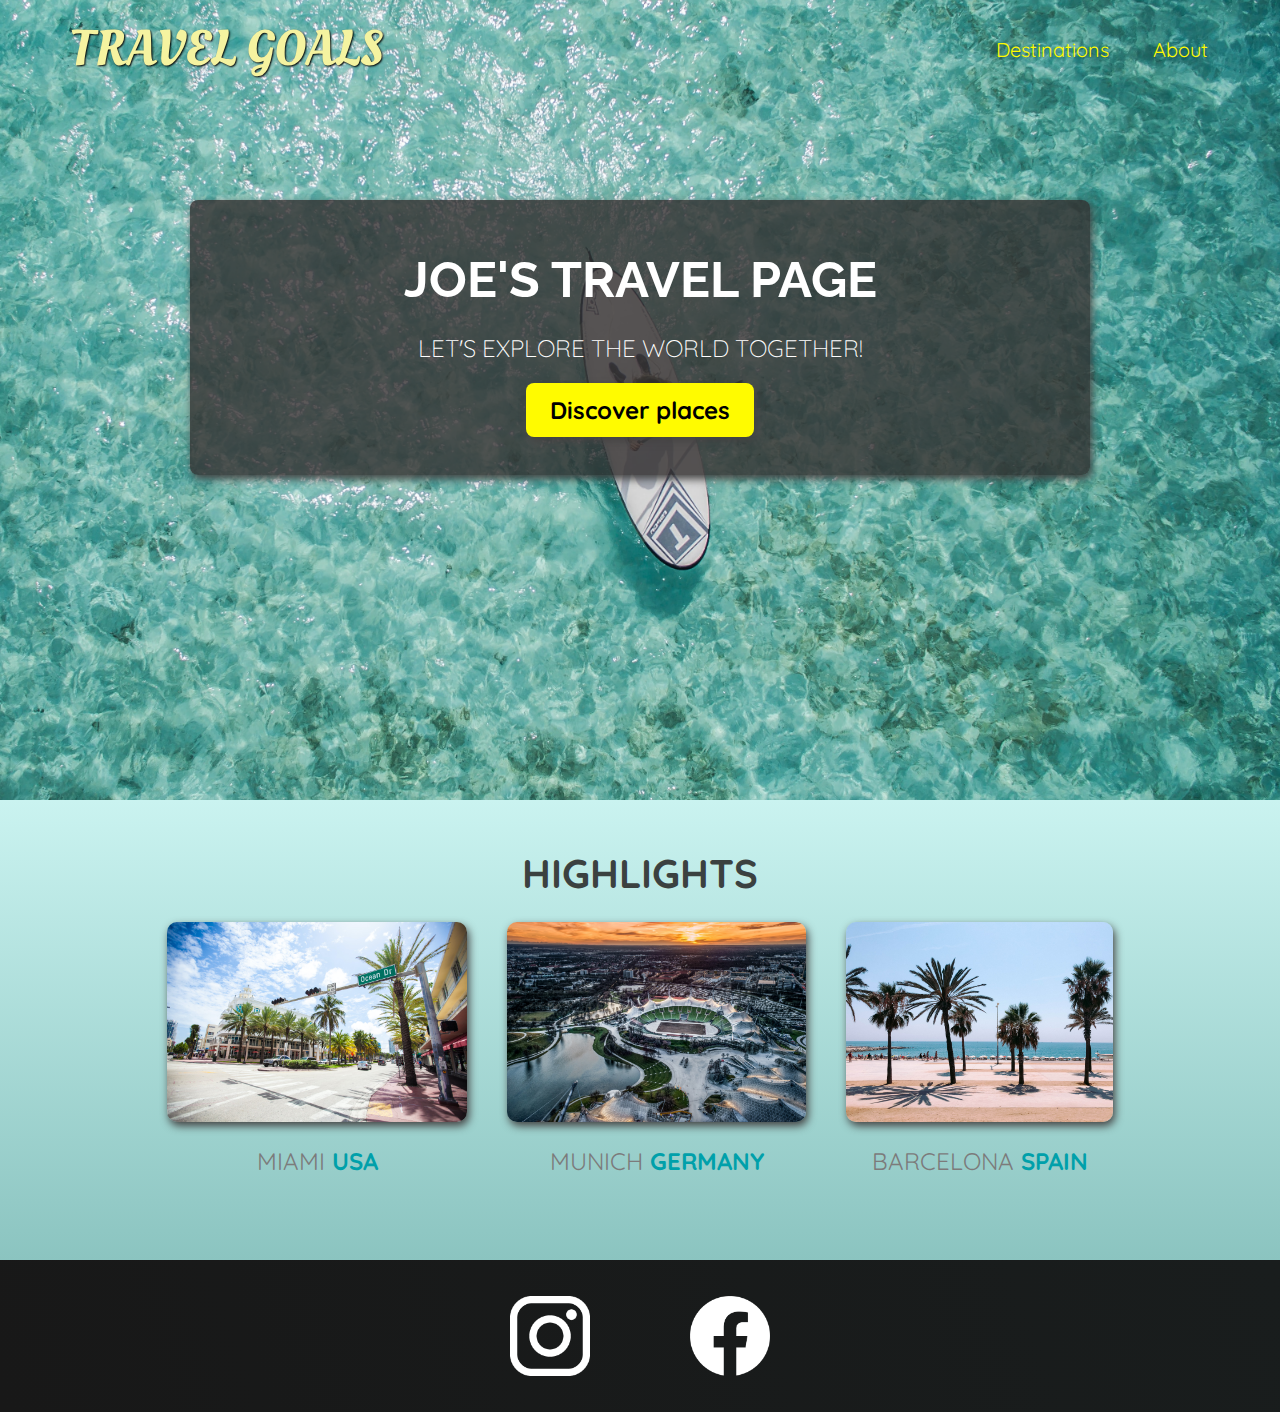
<file: index.html>
<!DOCTYPE html>
<html lang="en">
  <head>
    <meta charset="UTF-8" />
    <link
      href="https://fonts.googleapis.com/css2?family=Raleway:wght@700&family=Oleo+Script:wght@700&family=Quicksand:wght@300;500&display=swap"
      rel="stylesheet"
    />
    <link rel="stylesheet" href="shared.css" />
    <link rel="stylesheet" href="styles.css" />
    <title>Travel Goals</title>
  </head>
  <body>
    <header>
      <div id="page-logo">
        <a href="index.html">Travel Goals</a>
      </div>
      <nav>
        <ul>
          <li><a href="places.html">Destinations</a></li>
          <li><a href="about.html">About</a></li>
        </ul>
      </nav>
    </header>
    <main>
      <section id="hero">
        <div id="hero-content">
          <h1>Joe's Travel Page</h1>
          <p>Let's explore the world together!</p>
          <a href="places.html">Discover places</a>
        </div>
      </section>
      <section id="highlights">
        <h2>Highlights</h2>
        <ul id="destinations">
          <li class="destination">
            <img
              src="images/places/miami.jpg"
              alt="Miami streets on sunny day"
            />
            <p>Miami <strong>USA</strong></p>
          </li>
          <li class="destination">
            <img
              src="images/places/munich.jpg"
              alt="Munich stadium in winter"
            />
            <p>Munich <strong>Germany</strong></p>
          </li>
          <li class="destination">
            <img
              src="images/places/barcelona.jpg"
              alt="Palm beach in Barcelona"
            />
            <p>Barcelona <strong>Spain</strong></p>
          </li>
        </ul>
      </section>
    </main>
    <footer>
      <ul>
        <li>
          <a href="https://www.instagram.com"><img src="images/icons/insta.png" alt="insta-logo"></a>
        </li>
        <li>
          <a href="https://www.facebook.com"><img src="images/icons/facebook.png" alt="fb-logo"></a>
        </li>
      </ul>
    </footer>
  </body>
</html>
</file>
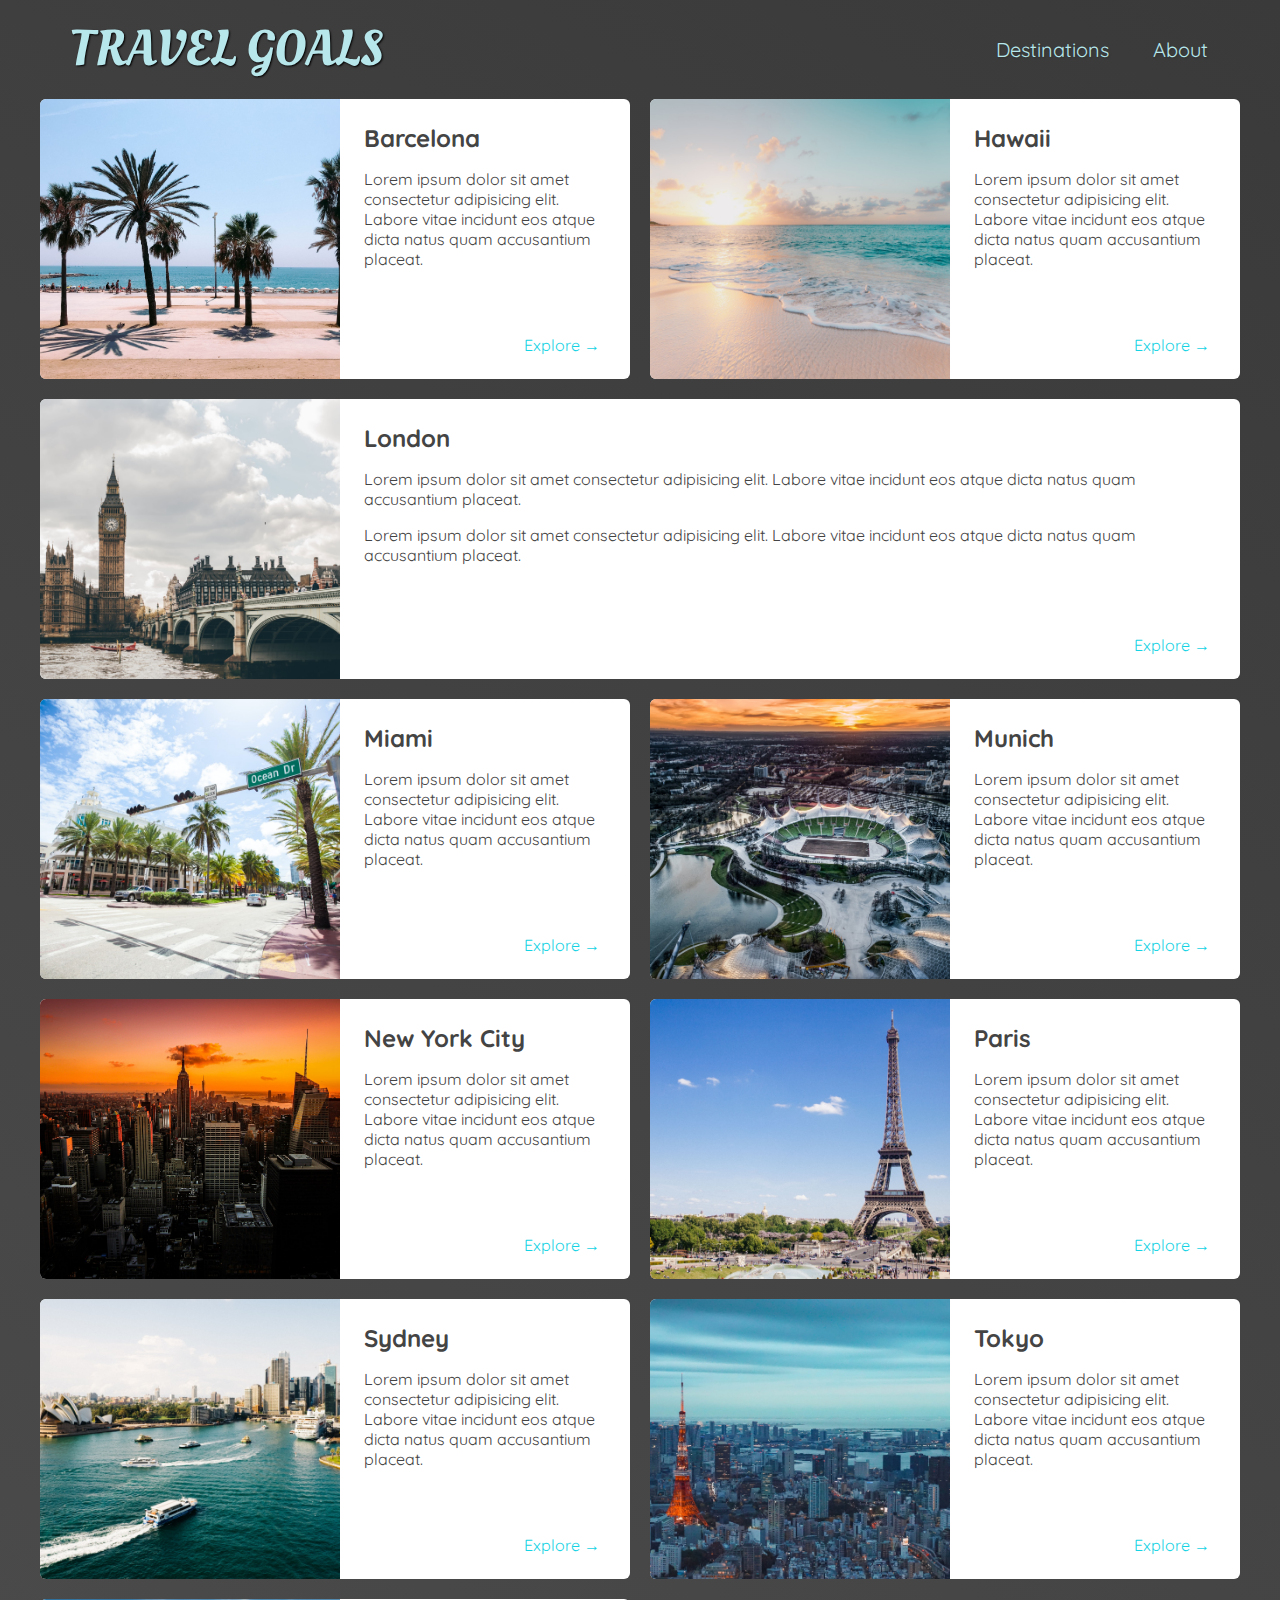
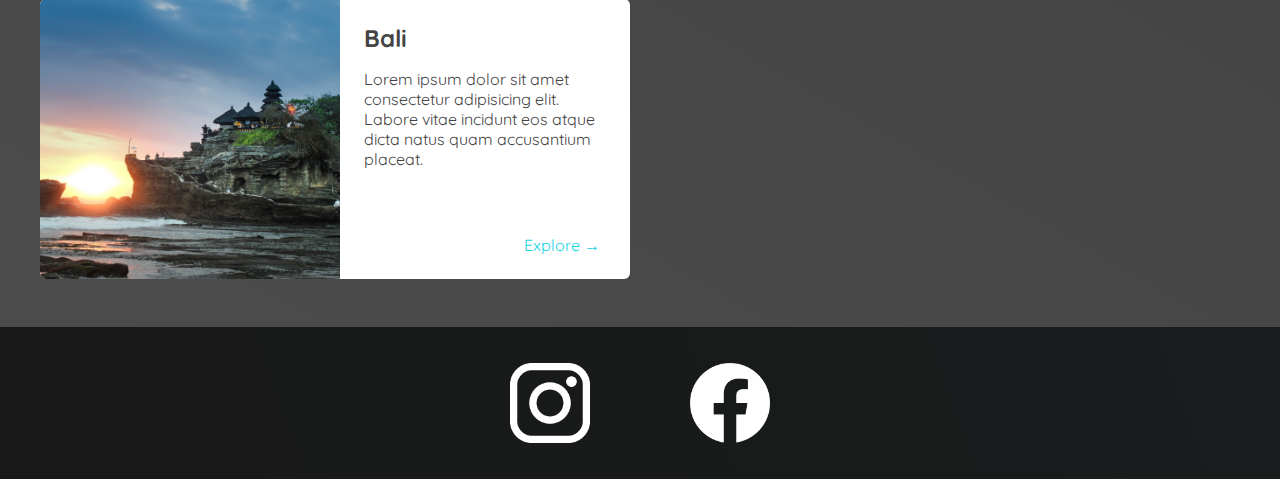
<file: places.html>
<!DOCTYPE html>
<html lang="en">
  <head>
    <meta charset="UTF-8" />
    <link
      href="https://fonts.googleapis.com/css2?family=Raleway:wght@700&family=Oleo+Script:wght@700&family=Quicksand:wght@300;500&display=swap"
      rel="stylesheet"
    />
    <link rel="stylesheet" href="shared.css" />
    <link rel="stylesheet" href="places.css" />
    <!-- <link rel="stylesheet" href="styles.css" /> -->
    <title>Travel Goals</title>
  </head>
  <body>
    <header>
      <div id="page-logo">
        <a href="index.html">Travel Goals</a>
      </div>
      <nav>
        <ul>
          <li><a href="places.html">Destinations</a></li>
          <li><a href="">About</a></li>
        </ul>
      </nav>
    </header>
    <main>
      <ul>
        <li>
          <img src="images/places/barcelona.jpg" alt="City of Barcelona" />
          <div class="item-content">
            <div>
              <h2>Barcelona</h2>
              <p>
                Lorem ipsum dolor sit amet consectetur adipisicing elit. Labore
                vitae incidunt eos atque dicta natus quam accusantium placeat.
              </p>
            </div>
            <div class="actions">
              <a href="https://en.wikipedia.org/wiki/Barcelona">Explore &#x2192</a>
            </div>
          </div>
        </li>
        <li>
          <img src="images/places/hawaii.jpg" alt="Hawaii beach" />
          <div class="item-content">
            <div>
              <h2>Hawaii</h2>
              <p>
                Lorem ipsum dolor sit amet consectetur adipisicing elit. Labore
                vitae incidunt eos atque dicta natus quam accusantium placeat.
              </p>
            </div>
            <div class="actions">
              <a href="https://en.wikipedia.org/wiki/Hawaii">Explore &#x2192</a>
            </div>
          </div>
        </li>
        <li>
          <img src="images/places/london.jpg" alt="London city" />
          <div class="item-content">
            <div>
              <h2>London</h2>
              <p>
                Lorem ipsum dolor sit amet consectetur adipisicing elit. Labore
                vitae incidunt eos atque dicta natus quam accusantium placeat.
              </p>
              <p>
                Lorem ipsum dolor sit amet consectetur adipisicing elit. Labore
                vitae incidunt eos atque dicta natus quam accusantium placeat.
              </p>
            </div>
            <div class="actions">
              <a href="https://en.wikipedia.org/wiki/London">Explore &#x2192</a>
            </div>
          </div>
        </li>
        <li>
          <img src="images/places/miami.jpg" alt="Miami streets" />
          <div class="item-content">
            <div>
              <h2>Miami</h2>
              <p>
                Lorem ipsum dolor sit amet consectetur adipisicing elit. Labore
                vitae incidunt eos atque dicta natus quam accusantium placeat.
              </p>
            </div>
            <div class="actions">
              <a href="https://en.wikipedia.org/wiki/Miami">Explore &#x2192</a>
            </div>
          </div>
        </li>
        <li>
          <img src="images/places/munich.jpg" alt="Munich football stadium" />
          <div class="item-content">
            <div>
              <h2>Munich</h2>
              <p>
                Lorem ipsum dolor sit amet consectetur adipisicing elit. Labore
                vitae incidunt eos atque dicta natus quam accusantium placeat.
              </p>
            </div>
            <div class="actions">
              <a href="https://en.wikipedia.org/wiki/Munich">Explore &#x2192</a>
            </div>
          </div>
        </li>
        <li>
          <img src="images/places/new-york-city.jpg" alt="New York City skyline" />
          <div class="item-content">
            <div>
              <h2>New York City</h2>
              <p>
                Lorem ipsum dolor sit amet consectetur adipisicing elit. Labore
                vitae incidunt eos atque dicta natus quam accusantium placeat.
              </p>
            </div>
            <div class="actions">
              <a href="https://en.wikipedia.org/wiki/New_York_City"
                >Explore &#x2192</a
              >
            </div>
          </div>
        </li>
        <li>
          <img src="images/places/paris.jpg" alt="Paris city" />
          <div class="item-content">
            <div>
              <h2>Paris</h2>
              <p>
                Lorem ipsum dolor sit amet consectetur adipisicing elit. Labore
                vitae incidunt eos atque dicta natus quam accusantium placeat.
              </p>
            </div>
            <div class="actions">
              <a href="https://en.wikipedia.org/wiki/Paris">Explore &#x2192</a>
            </div>
          </div>
        </li>
        <li>
          <img src="images/places/sydney.jpg" alt="Sydney beach" />
          <div class="item-content">
            <div>
              <h2>Sydney</h2>
              <p>
                Lorem ipsum dolor sit amet consectetur adipisicing elit. Labore
                vitae incidunt eos atque dicta natus quam accusantium placeat.
              </p>
            </div>
            <div class="actions">
              <a href="https://en.wikipedia.org/wiki/Sydney">Explore &#x2192</a>
            </div>
          </div>
        </li>
        <li>
          <img src="images/places/tokyo.jpg" alt="Tokyo skyline" />
          <div class="item-content">
            <div>
              <h2>Tokyo</h2>
              <p>
                Lorem ipsum dolor sit amet consectetur adipisicing elit. Labore
                vitae incidunt eos atque dicta natus quam accusantium placeat.
              </p>
            </div>
            <div class="actions">
              <a href="https://en.wikipedia.org/wiki/Tokyo">Explore &#x2192</a>
            </div>
          </div>
        </li>
        <li>
          <img src="images/places/bali.jpg" alt="Bali beach" />
          <div class="item-content">
            <div>
              <h2>Bali</h2>
              <p>
                Lorem ipsum dolor sit amet consectetur adipisicing elit. Labore
                vitae incidunt eos atque dicta natus quam accusantium placeat.
              </p>
            </div>
            <div class="actions">
              <a href="https://en.wikipedia.org/wiki/Bali">Explore &#x2192</a>
            </div>
          </div>
        </li>
      </ul>
    </main>
    <footer>
      <ul>
        <li>
          <a href="https://www.instagram.com"
            ><img src="images/icons/insta.png" alt="insta-logo"
          /></a>
        </li>
        <li>
          <a href="https://www.facebook.com"
            ><img src="images/icons/facebook.png" alt="fb-logo"
          /></a>
        </li>
      </ul>
    </footer>
  </body>
</html>
</file>
<file: shared.css>
body {
    font-family: "Quicksand", sans-serif;
    margin: 0;
  }
  
  ul {
    list-style: none;
    margin: 0;
    padding: 0;
  }
  
  header {
    display: flex;
    justify-content: space-between;
    align-items: center;
    padding: 15px 60px;
    position: absolute;
    width: 100%;
    top: 0;
    left: 0;
    box-sizing: border-box;
  }
  
  #page-logo a {
    padding: 10px;
    font-family: "Oleo Script", sans-serif;
    color: rgb(245, 243, 160);
    font-size: 50px;
    text-decoration: none;
    text-transform: uppercase;
    text-shadow: 1px 1px 2px rgb(0, 0, 0);
  }
  
  header ul {
    display: flex;
  }
  
  header li {
    margin-left: 20px;
  }
  
  header a {
    color: rgb(255, 251, 0);
    text-decoration: none;
    font-size: 20px;
    padding: 12px;
    text-shadow: 1px 1px 2px rgba(0, 0, 0, 0.2);
    border-radius: 6px;
  }
  
  header nav a:hover {
    color: rgb(77, 77, 77);
    background-color: rgb(255, 251, 0);
  }

  footer {
    background: linear-gradient(70deg,rgb(24,24,24),rgb(25,29,29));
    padding: 36px 0px;
  }

  footer ul {
    display: flex;
    justify-content: center;
    /* padding: 40px; */
  }

  footer li {
    width: 80px;
    height: 80px;
    margin: 0px 50px;
  }

  footer img {
    width: 100%;
    height: 100%;
  }
</file>
<file: styles.css>
#hero {
    height: 800px;
    background-image: url("images/places/ocean.jpg");
    background-position: center;
    background-size: cover;
  }
  
  #hero-content {
    width: 900px;
    background-color: rgba(51, 47, 47, 0.8);
    box-shadow: 2px 4px 8px rgb(68, 67, 67);
    border-radius: 8px;
    text-align: center;
    padding: 50px 0;
    margin: 0 auto;
    position: relative;
    top: 200px;
  }
  
  #hero-content h1 {
    color: white;
    text-transform: uppercase;
    font-size: 50px;
    font-family: "Raleway", sans-serif;
    margin: 0;
  }
  
  #hero-content p {
    color: white;
    text-transform: uppercase;
    font-size: 24px;
    font-weight: 300;
    margin-bottom: 32px;
  }
  
  #hero-content a {
    text-decoration: none;
    background-color: rgb(255, 251, 0);
    padding: 12px 24px;
    color: black;
    font-size: 24px;
    font-weight: bold;
    border-radius: 8px;
    box-shadow: 2px 4px 8px rgb(68, 67, 67);
  }
  
  #hero-content a:hover {
    background-color: rgb(255, 238, 0);
  }
  
  #highlights {
    padding: 24px;
    background: linear-gradient(0deg, rgb(139, 196, 192), rgb(202,243,240));
  }

  #highlights h2 {
    text-transform: uppercase;
    text-align: center;
    font-size: 40px;
    color: rgb(59, 65, 64);
    margin: 24px 0;
  }

  #destinations {
    display: flex;
    width: 90%;
    margin: auto;
    margin-bottom: 40px;
    justify-content: center;
  }

  .destination {
    margin: 0 20px;
  }

  .destination p {
    text-align: center;
    text-transform: uppercase;
    color: rgb(124, 123, 123);
    font-size: 24px;
    margin: 20px 0;
  }

  .destination strong{
    color: rgb(0, 160, 170);
  }
  
  .destination img {
    height: 200px;
    width: 100%;
    box-shadow: 2px 4px 8px rgb(68, 67, 67);
    border-radius: 10px;
    object-fit: cover;
  }
</file>
<file: places.css>
body {
  background: linear-gradient(30deg, rgb(77, 77, 77), rgb(58, 58, 58));
  color: rgb(68, 68, 68);
}

#page-logo a {
  color: rgb(183, 230, 235);
}

header {
  position: static;
}


header a {
    color: rgb(183, 230, 235)
}

header nav a:hover {
    background-color: rgb(183, 230, 235);
    color: rgb(59, 59, 59);
}

main ul {
  width: 1200px;
  margin: 0 auto 48px auto;
  display: grid;
  grid-template-columns: 1fr 1fr;
  gap: 20px 20px;
}

li:nth-of-type(3) {
    grid-column: 1 / 3;
}

main li {
  display: flex;
  background-color: white;
  box-shadow: 1px 1px 4px rgba(0, 0, 0, o.2);
  border-radius: 6px;
  overflow: hidden;
}

main li img {
  width: 300px;
  height: 280px;
  object-fit: cover;
}

.item-content {
  padding: 24px;
  display: flex;
  flex-direction: column;
  justify-content: space-between;
}

.item-content h2 {
    margin: 0;
}

.actions {
  text-align: right;
}

.actions a {
  text-decoration: none;
  padding: 6px;
  color: rgb(22, 211, 228);
  border-radius: 5px;
}

.actions a:hover {
  background-color: rgb(235, 253, 255);
}
</file>
